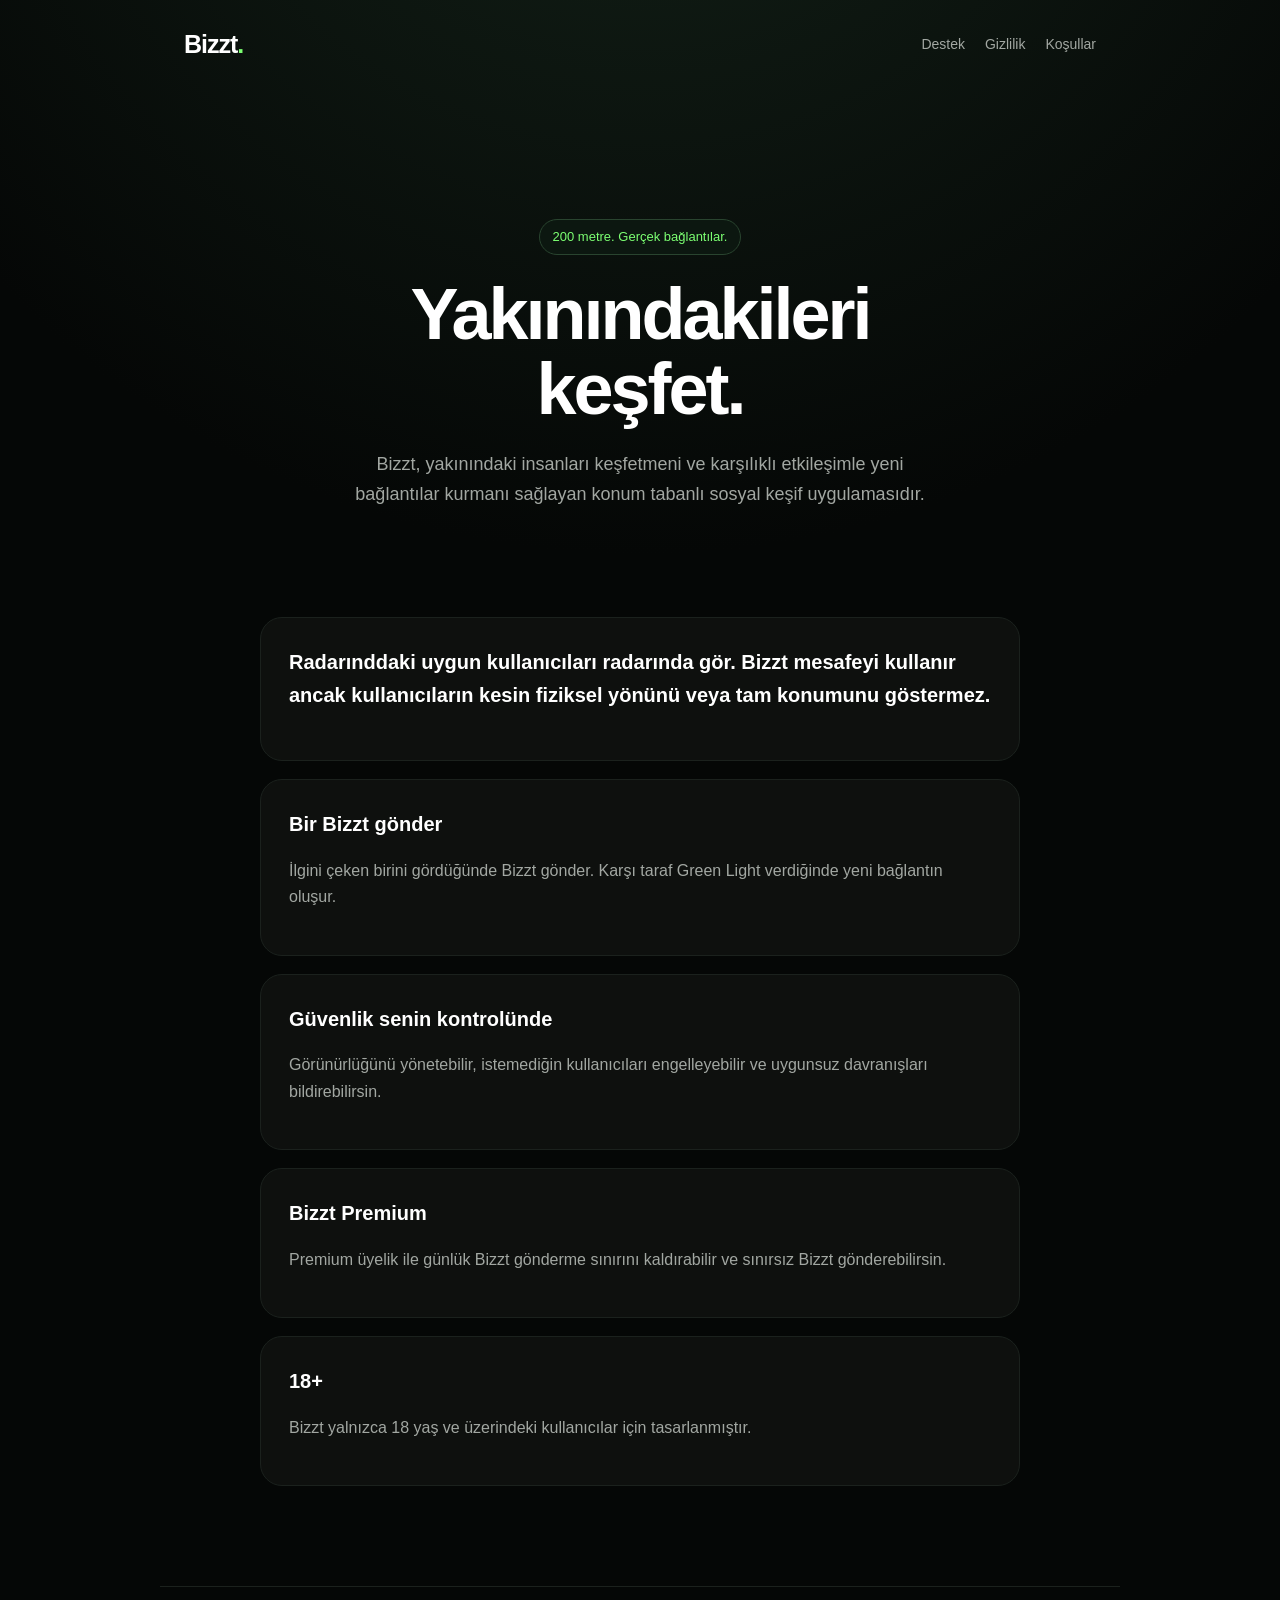
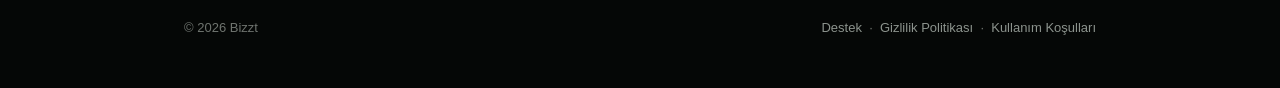
<file: index.html>
<!DOCTYPE html>
<html lang="tr">
<head>
  <meta charset="UTF-8">
  <meta name="viewport" content="width=device-width, initial-scale=1.0">
  <meta name="description" content="Bizzt - Yakınındaki insanları keşfet ve yeni bağlantılar kur.">
  <title>Bizzt | Yakınındakilerle Tanış</title>
  <link rel="stylesheet" href="style.css">
</head>

<body>

<nav>
  <a class="logo" href="index.html">Bizzt<span>.</span></a>

  <div class="nav-links">
    <a href="support.html">Destek</a>
    <a href="privacy.html">Gizlilik</a>
    <a href="terms.html">Koşullar</a>
  </div>
</nav>

<main>
  <section class="hero">
    <div class="badge">200 metre. Gerçek bağlantılar.</div>

    <h1>
      Yakınındakileri<br>
      keşfet.
    </h1>

    <p>
      Bizzt, yakınındaki insanları keşfetmeni ve
      karşılıklı etkileşimle yeni bağlantılar kurmanı
      sağlayan konum tabanlı sosyal keşif uygulamasıdır.
    </p>
  </section>

  <section class="card">
    <h2>Radarınddaki uygun kullanıcıları radarında gör.
      Bizzt mesafeyi kullanır ancak kullanıcıların kesin
      fiziksel yönünü veya tam konumunu göstermez.
    </p>
  </section>

  <section class="card">
    <h2>Bir Bizzt gönder</h2>
    <p>
      İlgini çeken birini gördüğünde Bizzt gönder.
      Karşı taraf Green Light verdiğinde yeni bağlantın
      oluşur.
    </p>
  </section>

  <section class="card">
    <h2>Güvenlik senin kontrolünde</h2>
    <p>
      Görünürlüğünü yönetebilir, istemediğin kullanıcıları
      engelleyebilir ve uygunsuz davranışları
      bildirebilirsin.
    </p>
  </section>

  <section class="card">
    <h2>Bizzt Premium</h2>
    <p>
      Premium üyelik ile günlük Bizzt gönderme sınırını
      kaldırabilir ve sınırsız Bizzt gönderebilirsin.
    </p>
  </section>

  <section class="card">
    <h2>18+</h2>
    <p>
      Bizzt yalnızca 18 yaş ve üzerindeki kullanıcılar
      için tasarlanmıştır.
    </p>
  </section>
</main>

<footer>
  <div>© 2026 Bizzt</div>

  <div>
    <a href="support.html">Destek</a>
    &nbsp;·&nbsp;
    <a href="privacy.html">Gizlilik Politikası</a>
    &nbsp;·&nbsp;
    <a href="terms.html">Kullanım Koşulları</a>
  </div>
</footer>

</body>
</html>
</file>
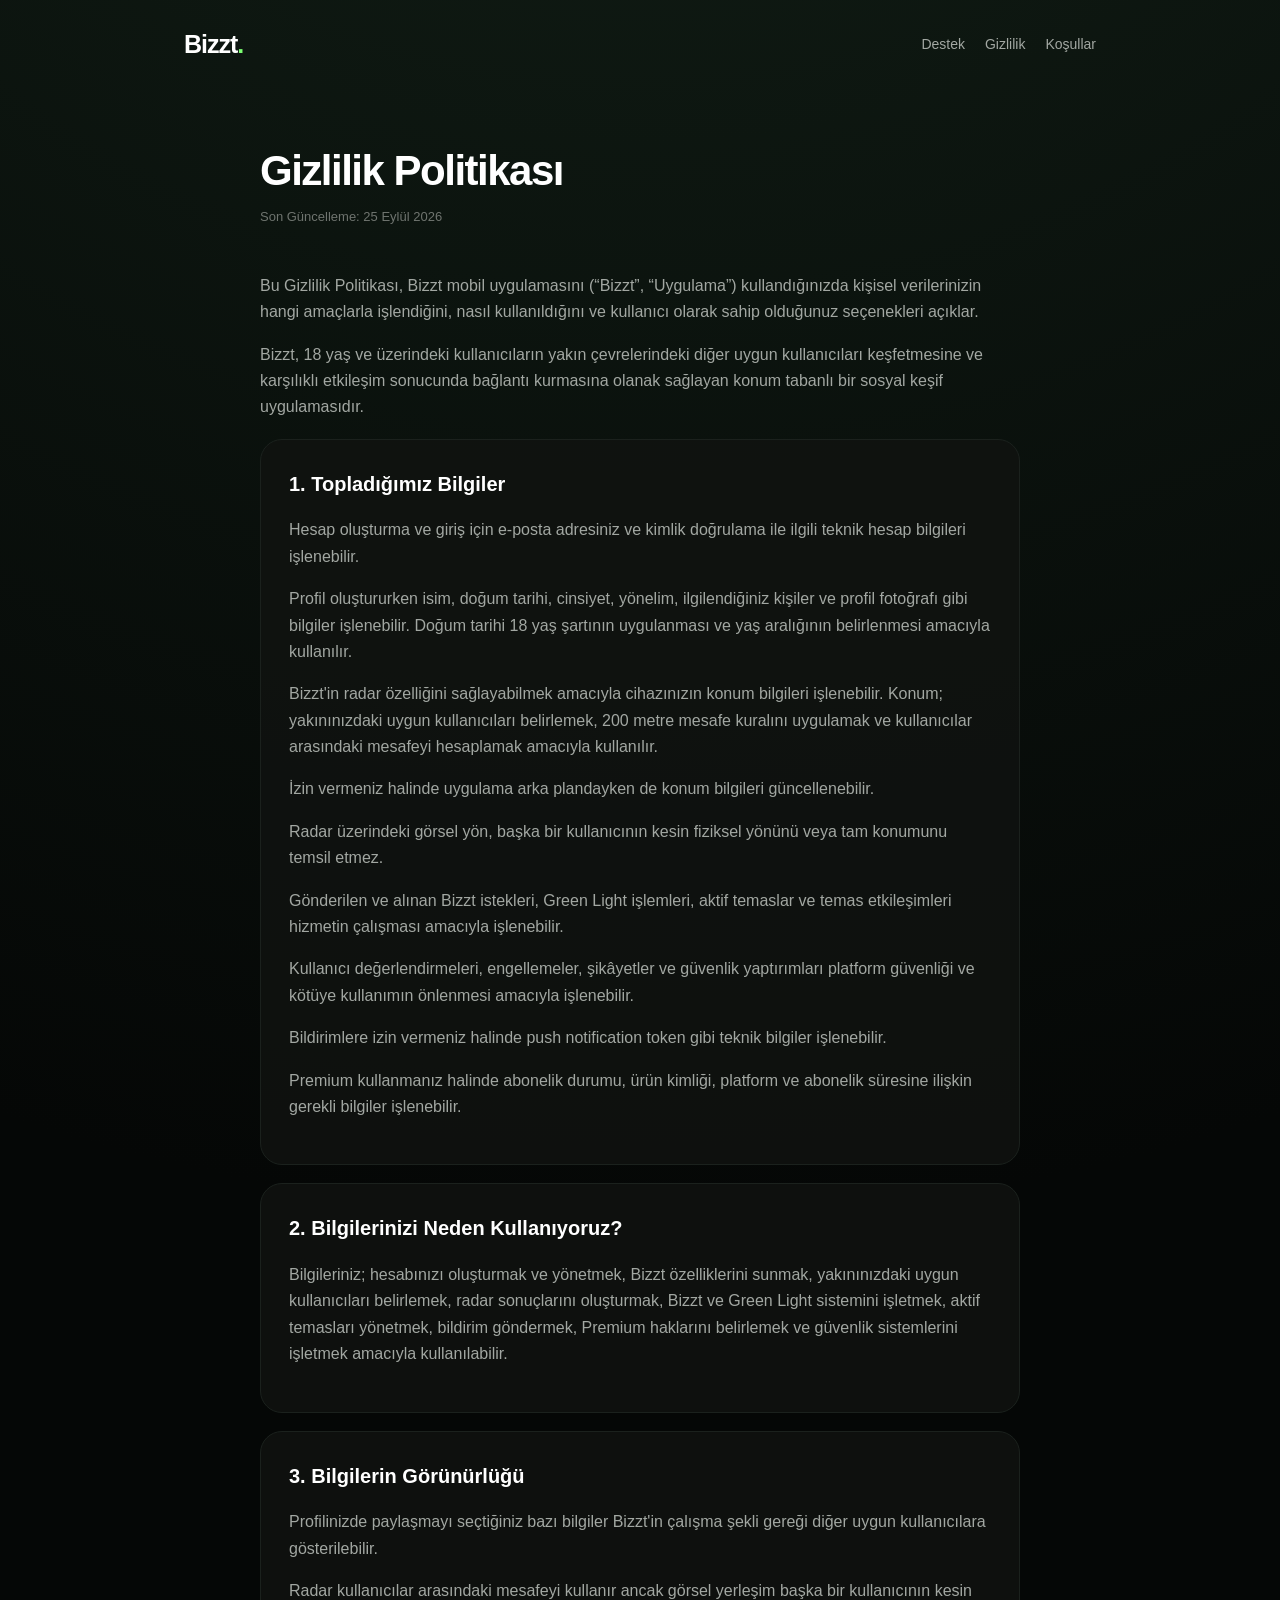
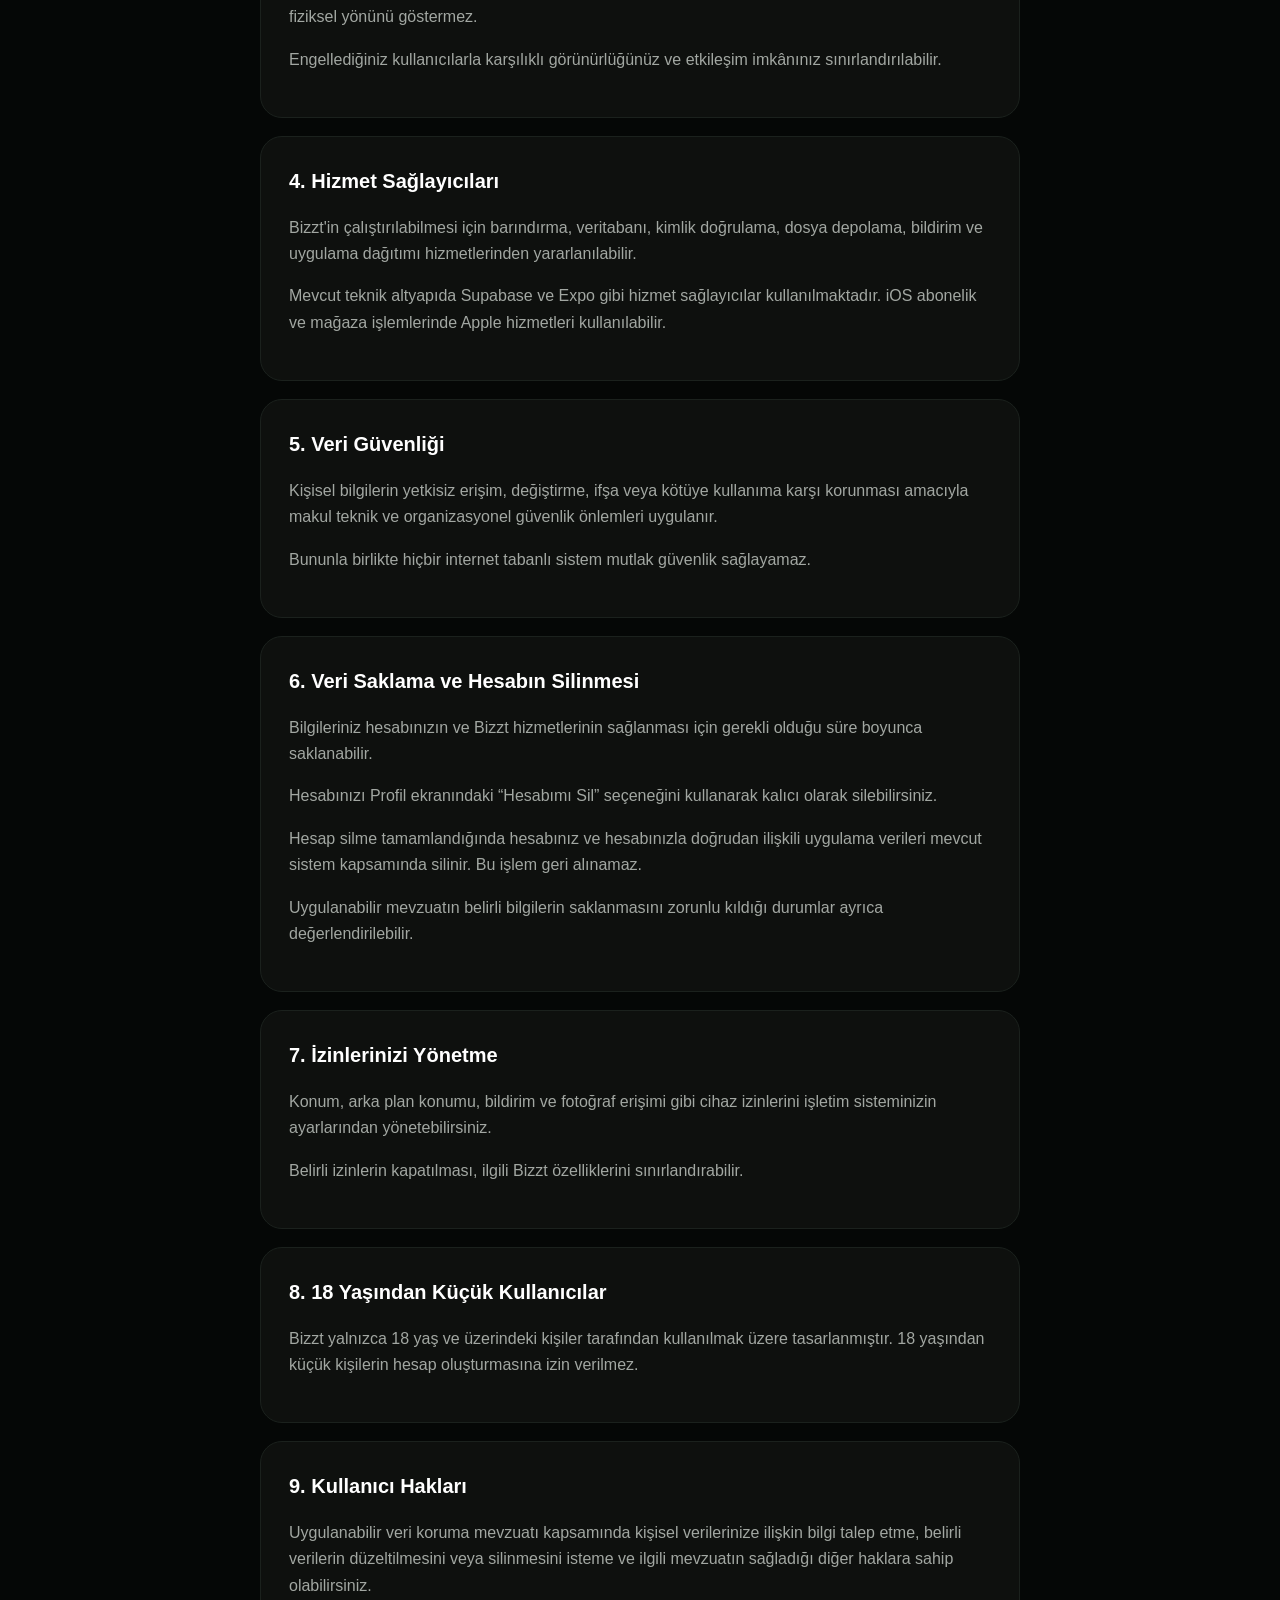
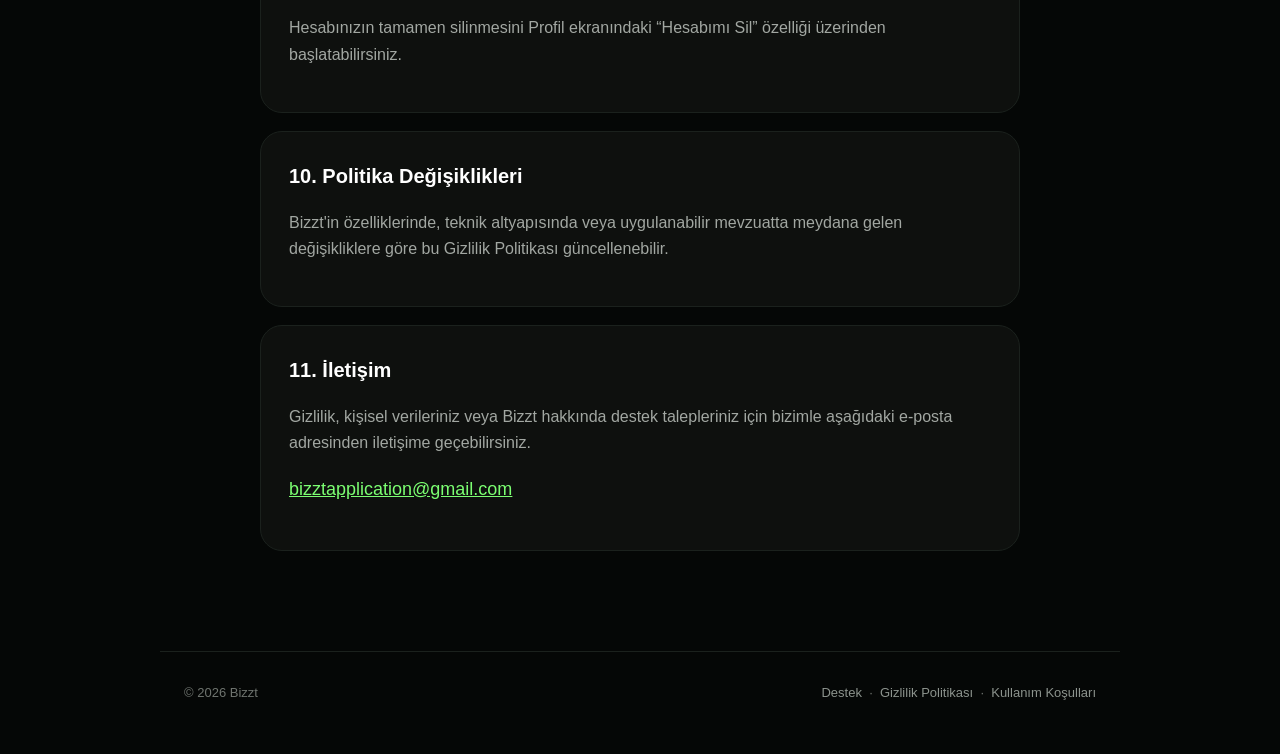
<file: privacy.html>
<!DOCTYPE html>
<html lang="tr">

<head>
    <meta charset="UTF-8">
    <meta name="viewport" content="width=device-width, initial-scale=1.0">
    <meta name="description" content="Bizzt Gizlilik Politikası">
    <title>Gizlilik Politikası | Bizzt</title>
    <link rel="stylesheet" href="style.css">
</head>

<body>

    <nav>
        <a class="logo" href="index.html">Bizzt<span>.</span></a>

        <div class="nav-links">
            <a href="support.html">Destek</a>
            <a href="privacy.html">Gizlilik</a>
            <a href="terms.html">Koşullar</a>
        </div>
    </nav>

    <main>

        <h1 class="page-title">Gizlilik Politikası</h1>
        <p class="updated">Son Güncelleme: 25 Eylül 2026</p>

        <p>
            Bu Gizlilik Politikası, Bizzt mobil uygulamasını (“Bizzt”,
            “Uygulama”) kullandığınızda kişisel verilerinizin hangi
            amaçlarla işlendiğini, nasıl kullanıldığını ve kullanıcı
            olarak sahip olduğunuz seçenekleri açıklar.
        </p>

        <p>
            Bizzt, 18 yaş ve üzerindeki kullanıcıların yakın
            çevrelerindeki diğer uygun kullanıcıları keşfetmesine ve
            karşılıklı etkileşim sonucunda bağlantı kurmasına olanak
            sağlayan konum tabanlı bir sosyal keşif uygulamasıdır.
        </p>

        <section class="card">
            <h2>1. Topladığımız Bilgiler</h2>

            <p>
                Hesap oluşturma ve giriş için e-posta adresiniz ve kimlik
                doğrulama ile ilgili teknik hesap bilgileri işlenebilir.
            </p>

            <p>
                Profil oluştururken isim, doğum tarihi, cinsiyet,
                yönelim, ilgilendiğiniz kişiler ve profil fotoğrafı gibi
                bilgiler işlenebilir. Doğum tarihi 18 yaş şartının
                uygulanması ve yaş aralığının belirlenmesi amacıyla
                kullanılır.
            </p>

            <p>
                Bizzt'in radar özelliğini sağlayabilmek amacıyla
                cihazınızın konum bilgileri işlenebilir. Konum;
                yakınınızdaki uygun kullanıcıları belirlemek, 200 metre
                mesafe kuralını uygulamak ve kullanıcılar arasındaki
                mesafeyi hesaplamak amacıyla kullanılır.
            </p>

            <p>
                İzin vermeniz halinde uygulama arka plandayken de konum
                bilgileri güncellenebilir.
            </p>

            <p>
                Radar üzerindeki görsel yön, başka bir kullanıcının kesin
                fiziksel yönünü veya tam konumunu temsil etmez.
            </p>

            <p>
                Gönderilen ve alınan Bizzt istekleri, Green Light
                işlemleri, aktif temaslar ve temas etkileşimleri hizmetin
                çalışması amacıyla işlenebilir.
            </p>

            <p>
                Kullanıcı değerlendirmeleri, engellemeler, şikâyetler ve
                güvenlik yaptırımları platform güvenliği ve kötüye
                kullanımın önlenmesi amacıyla işlenebilir.
            </p>

            <p>
                Bildirimlere izin vermeniz halinde push notification
                token gibi teknik bilgiler işlenebilir.
            </p>

            <p>
                Premium kullanmanız halinde abonelik durumu, ürün
                kimliği, platform ve abonelik süresine ilişkin gerekli
                bilgiler işlenebilir.
            </p>
        </section>

        <section class="card">
            <h2>2. Bilgilerinizi Neden Kullanıyoruz?</h2>

            <p>
                Bilgileriniz; hesabınızı oluşturmak ve yönetmek, Bizzt
                özelliklerini sunmak, yakınınızdaki uygun kullanıcıları
                belirlemek, radar sonuçlarını oluşturmak, Bizzt ve Green
                Light sistemini işletmek, aktif temasları yönetmek,
                bildirim göndermek, Premium haklarını belirlemek ve
                güvenlik sistemlerini işletmek amacıyla kullanılabilir.
            </p>
        </section>

        <section class="card">
            <h2>3. Bilgilerin Görünürlüğü</h2>

            <p>
                Profilinizde paylaşmayı seçtiğiniz bazı bilgiler Bizzt'in
                çalışma şekli gereği diğer uygun kullanıcılara
                gösterilebilir.
            </p>

            <p>
                Radar kullanıcılar arasındaki mesafeyi kullanır ancak
                görsel yerleşim başka bir kullanıcının kesin fiziksel
                yönünü göstermez.
            </p>

            <p>
                Engellediğiniz kullanıcılarla karşılıklı görünürlüğünüz
                ve etkileşim imkânınız sınırlandırılabilir.
            </p>
        </section>

        <section class="card">
            <h2>4. Hizmet Sağlayıcıları</h2>

            <p>
                Bizzt'in çalıştırılabilmesi için barındırma, veritabanı,
                kimlik doğrulama, dosya depolama, bildirim ve uygulama
                dağıtımı hizmetlerinden yararlanılabilir.
            </p>

            <p>
                Mevcut teknik altyapıda Supabase ve Expo gibi hizmet
                sağlayıcılar kullanılmaktadır. iOS abonelik ve mağaza
                işlemlerinde Apple hizmetleri kullanılabilir.
            </p>
        </section>

        <section class="card">
            <h2>5. Veri Güvenliği</h2>

            <p>
                Kişisel bilgilerin yetkisiz erişim, değiştirme, ifşa
                veya kötüye kullanıma karşı korunması amacıyla makul
                teknik ve organizasyonel güvenlik önlemleri uygulanır.
            </p>

            <p>
                Bununla birlikte hiçbir internet tabanlı sistem mutlak
                güvenlik sağlayamaz.
            </p>
        </section>

        <section class="card">
            <h2>6. Veri Saklama ve Hesabın Silinmesi</h2>

            <p>
                Bilgileriniz hesabınızın ve Bizzt hizmetlerinin
                sağlanması için gerekli olduğu süre boyunca saklanabilir.
            </p>

            <p>
                Hesabınızı Profil ekranındaki “Hesabımı Sil” seçeneğini
                kullanarak kalıcı olarak silebilirsiniz.
            </p>

            <p>
                Hesap silme tamamlandığında hesabınız ve hesabınızla
                doğrudan ilişkili uygulama verileri mevcut sistem
                kapsamında silinir. Bu işlem geri alınamaz.
            </p>

            <p>
                Uygulanabilir mevzuatın belirli bilgilerin saklanmasını
                zorunlu kıldığı durumlar ayrıca değerlendirilebilir.
            </p>
        </section>

        <section class="card">
            <h2>7. İzinlerinizi Yönetme</h2>

            <p>
                Konum, arka plan konumu, bildirim ve fotoğraf erişimi
                gibi cihaz izinlerini işletim sisteminizin ayarlarından
                yönetebilirsiniz.
            </p>

            <p>
                Belirli izinlerin kapatılması, ilgili Bizzt
                özelliklerini sınırlandırabilir.
            </p>
        </section>

        <section class="card">
            <h2>8. 18 Yaşından Küçük Kullanıcılar</h2>

            <p>
                Bizzt yalnızca 18 yaş ve üzerindeki kişiler tarafından
                kullanılmak üzere tasarlanmıştır. 18 yaşından küçük
                kişilerin hesap oluşturmasına izin verilmez.
            </p>
        </section>

        <section class="card">
            <h2>9. Kullanıcı Hakları</h2>

            <p>
                Uygulanabilir veri koruma mevzuatı kapsamında kişisel
                verilerinize ilişkin bilgi talep etme, belirli verilerin
                düzeltilmesini veya silinmesini isteme ve ilgili
                mevzuatın sağladığı diğer haklara sahip olabilirsiniz.
            </p>

            <p>
                Hesabınızın tamamen silinmesini Profil ekranındaki
                “Hesabımı Sil” özelliği üzerinden başlatabilirsiniz.
            </p>
        </section>

        <section class="card">
            <h2>10. Politika Değişiklikleri</h2>

            <p>
                Bizzt'in özelliklerinde, teknik altyapısında veya
                uygulanabilir mevzuatta meydana gelen değişikliklere göre
                bu Gizlilik Politikası güncellenebilir.
            </p>
        </section>

        <section class="card">
            <h2>11. İletişim</h2>

            <p>
                Gizlilik, kişisel verileriniz veya Bizzt hakkında destek
                talepleriniz için bizimle aşağıdaki e-posta adresinden
                iletişime geçebilirsiniz.
            </p>

            <p class="contact">
                <a href="mailto:bizztapplication@gmail.com">
                    bizztapplication@gmail.com
                </a>
            </p>
        </section>

    </main>

    <footer>
        <div>© 2026 Bizzt</div>

        <div>
            <a href="support.html">Destek</a>
            &nbsp;·&nbsp;
            <a href="privacy.html">Gizlilik Politikası</a>
            &nbsp;·&nbsp;
            <a href="terms.html">Kullanım Koşulları</a>
        </div>
    </footer>

</body>

</html>
</file>
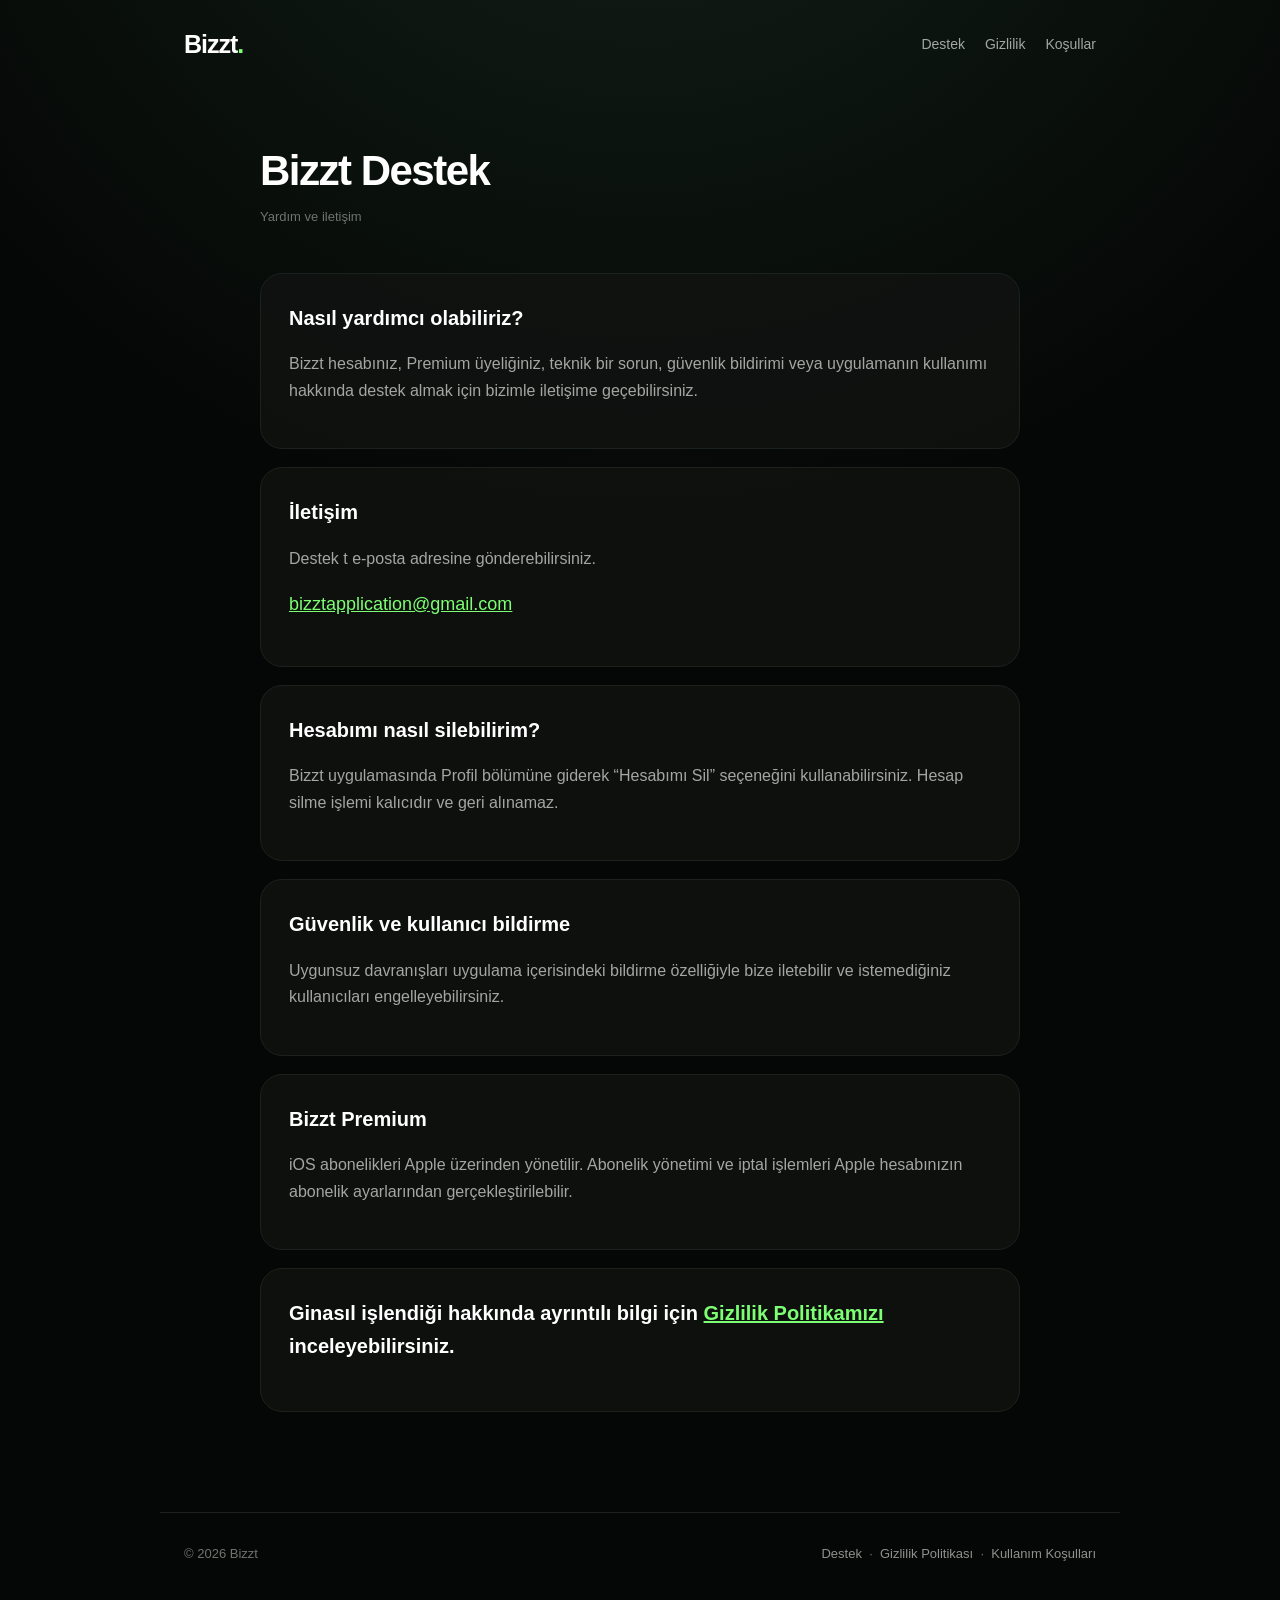
<file: support.html>
<!DOCTYPE html>
<html lang="tr">
<head>
  <meta charset="UTF-8">
  <meta name="viewport" content="width=device-width, initial-scale=1.0">
  <meta name="description" content="Bizzt destek ve iletişim sayfası.">
  <title>Destek | Bizzt</title>
  <link rel="stylesheet" href="style.css">
</head>

<body>

<nav>
  <a class="logo" href="index.html">Bizzt<span>.</span></a>

  <div class="nav-links">
    <a href="support.html">Destek</a>
    <a href="privacy.html">Gizlilik</a>
    <a href="terms.html">Koşullar</a>
  </div>
</nav>

<main>
  <h1 class="page-title">Bizzt Destek</h1>
  <p class="updated">Yardım ve iletişim</p>

  <section class="card">
    <h2>Nasıl yardımcı olabiliriz?</h2>
    <p>
      Bizzt hesabınız, Premium üyeliğiniz, teknik bir sorun,
      güvenlik bildirimi veya uygulamanın kullanımı hakkında
      destek almak için bizimle iletişime geçebilirsiniz.
    </p>
  </section>

  <section class="card">
    <h2>İletişim</h2>
    <p>
      Destek t e-posta adresine
      gönderebilirsiniz.
    </p>

    <p class="contact">
      <a href="mailto:bizztapplication@gmail.com">
        bizztapplication@gmail.com
      </a>
    </p>
  </section>

  <section class="card">
    <h2>Hesabımı nasıl silebilirim?</h2>
    <p>
      Bizzt uygulamasında Profil bölümüne giderek
      “Hesabımı Sil” seçeneğini kullanabilirsiniz.
      Hesap silme işlemi kalıcıdır ve geri alınamaz.
    </p>
  </section>

  <section class="card">
    <h2>Güvenlik ve kullanıcı bildirme</h2>
    <p>
      Uygunsuz davranışları uygulama içerisindeki bildirme
      özelliğiyle bize iletebilir ve istemediğiniz
      kullanıcıları engelleyebilirsiniz.
    </p>
  </section>

  <section class="card">
    <h2>Bizzt Premium</h2>
    <p>
      iOS abonelikleri Apple üzerinden yönetilir.
      Abonelik yönetimi ve iptal işlemleri Apple hesabınızın
      abonelik ayarlarından gerçekleştirilebilir.
    </p>
  </section>

  <section class="card">
    <h2>Ginasıl işlendiği hakkında ayrıntılı
      bilgi için
      <a href="privacy.html">Gizlilik Politikamızı</a>
      inceleyebilirsiniz.
    </p>
  </section>
</main>

<footer>
  <div>© 2026 Bizzt</div>

  <div>
    <a href="support.html">Destek</a>
    &nbsp;·&nbsp;
    <a href="privacy.html">Gizlilik Politikası</a>
    &nbsp;·&nbsp;
    <a href="terms.html">Kullanım Koşulları</a>
  </div>
</footer>

</body>
</html>
</file>
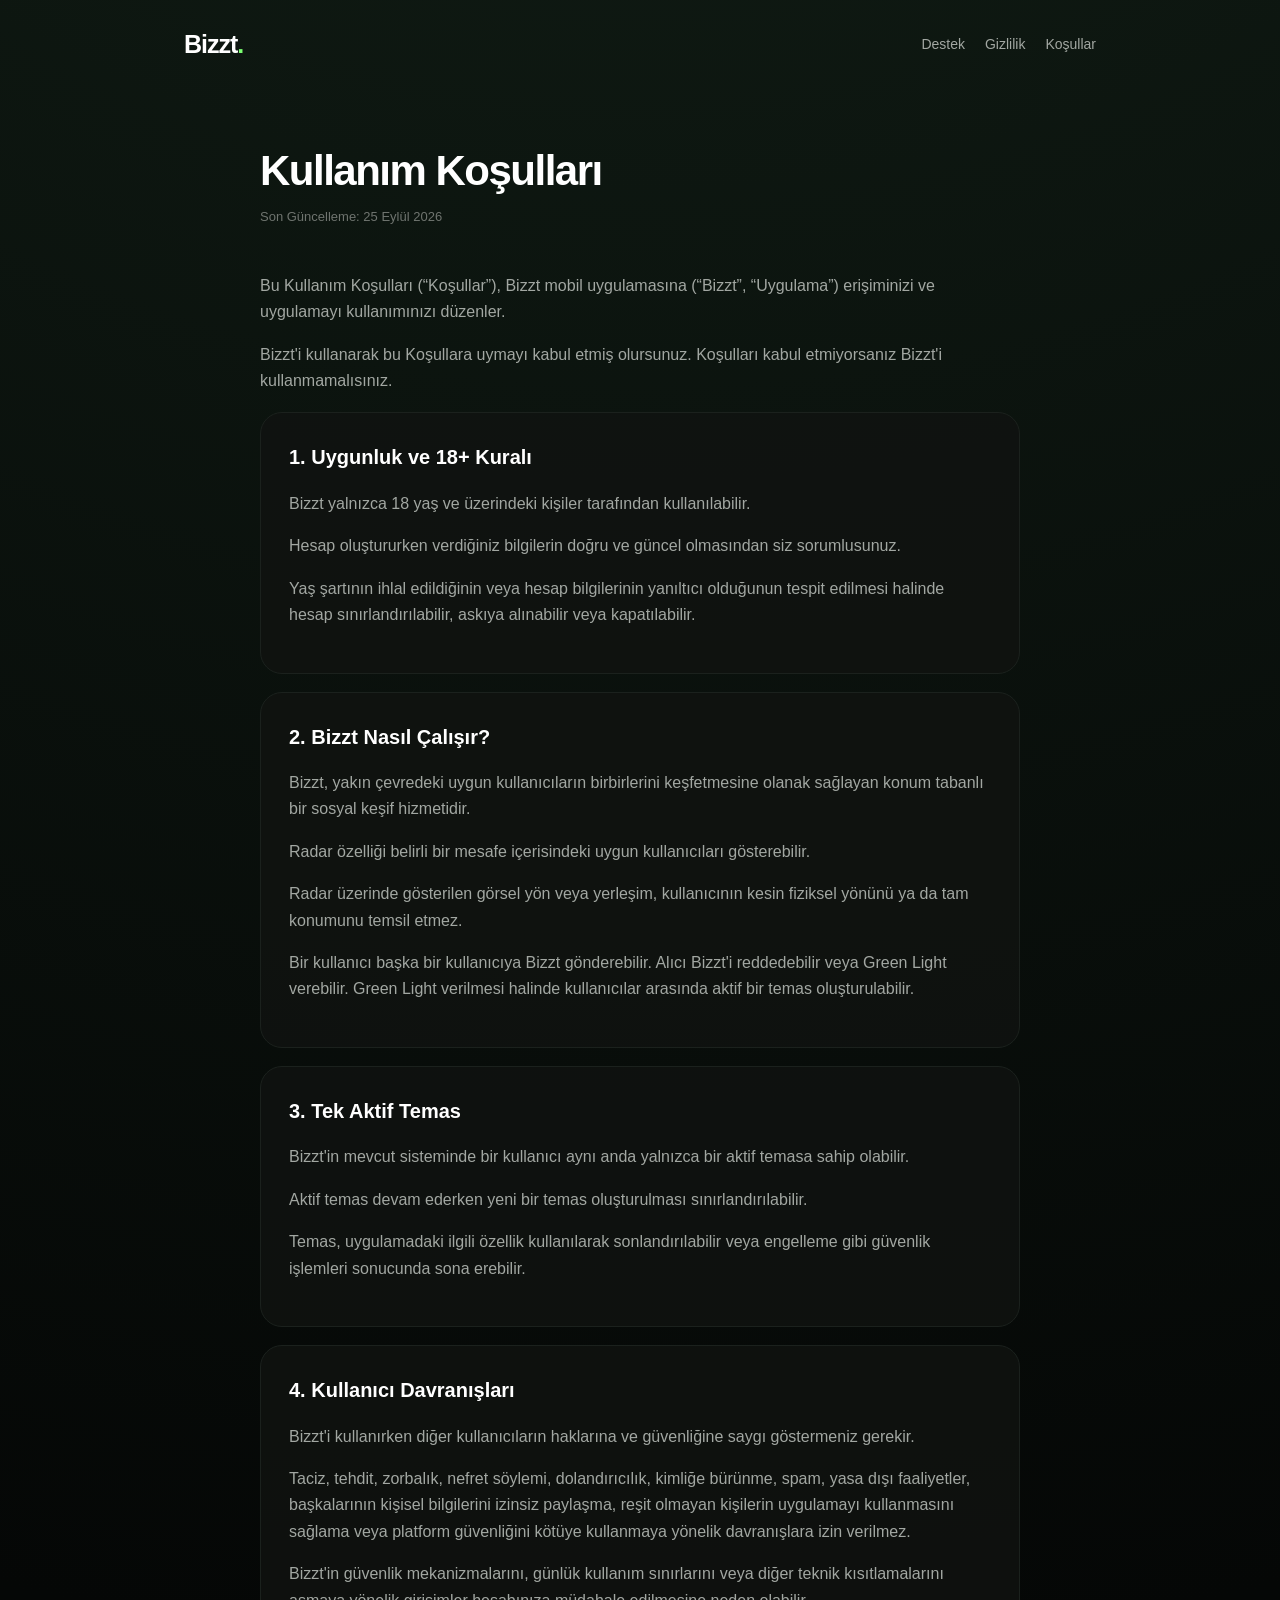
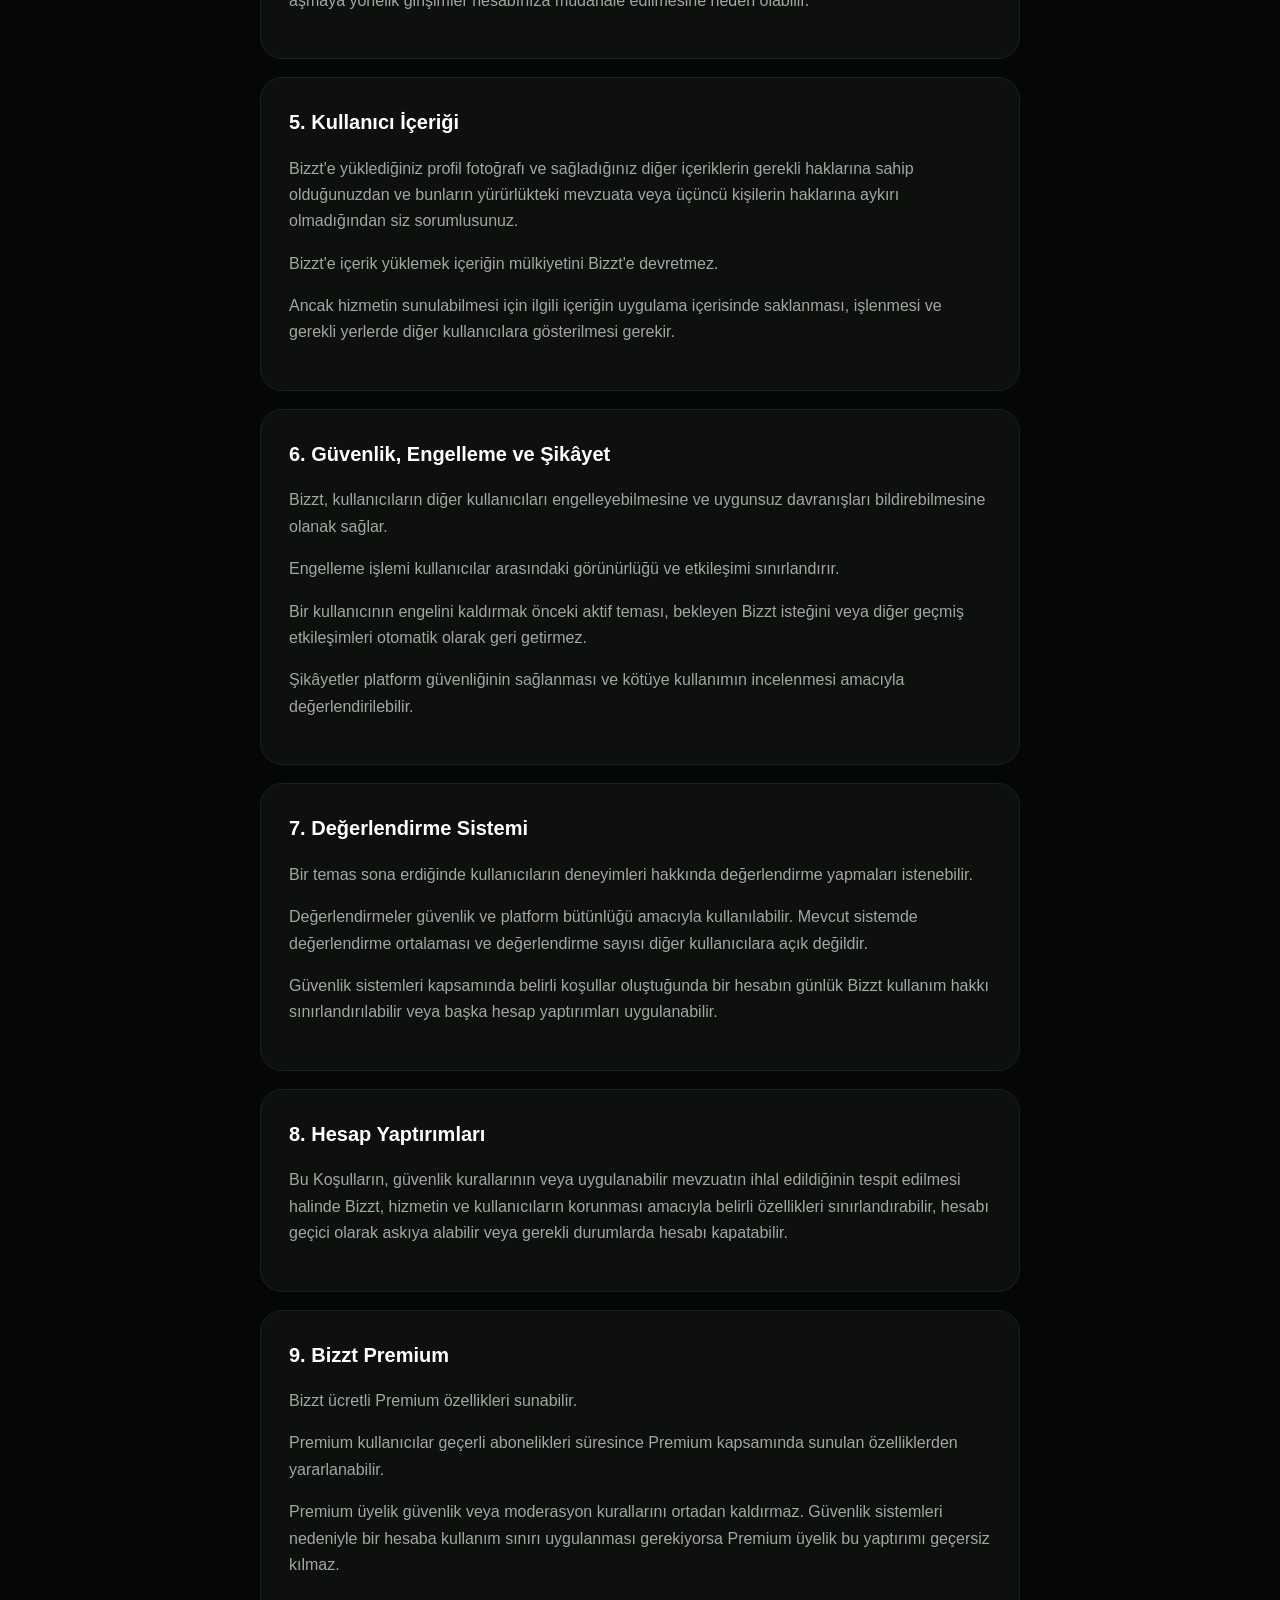
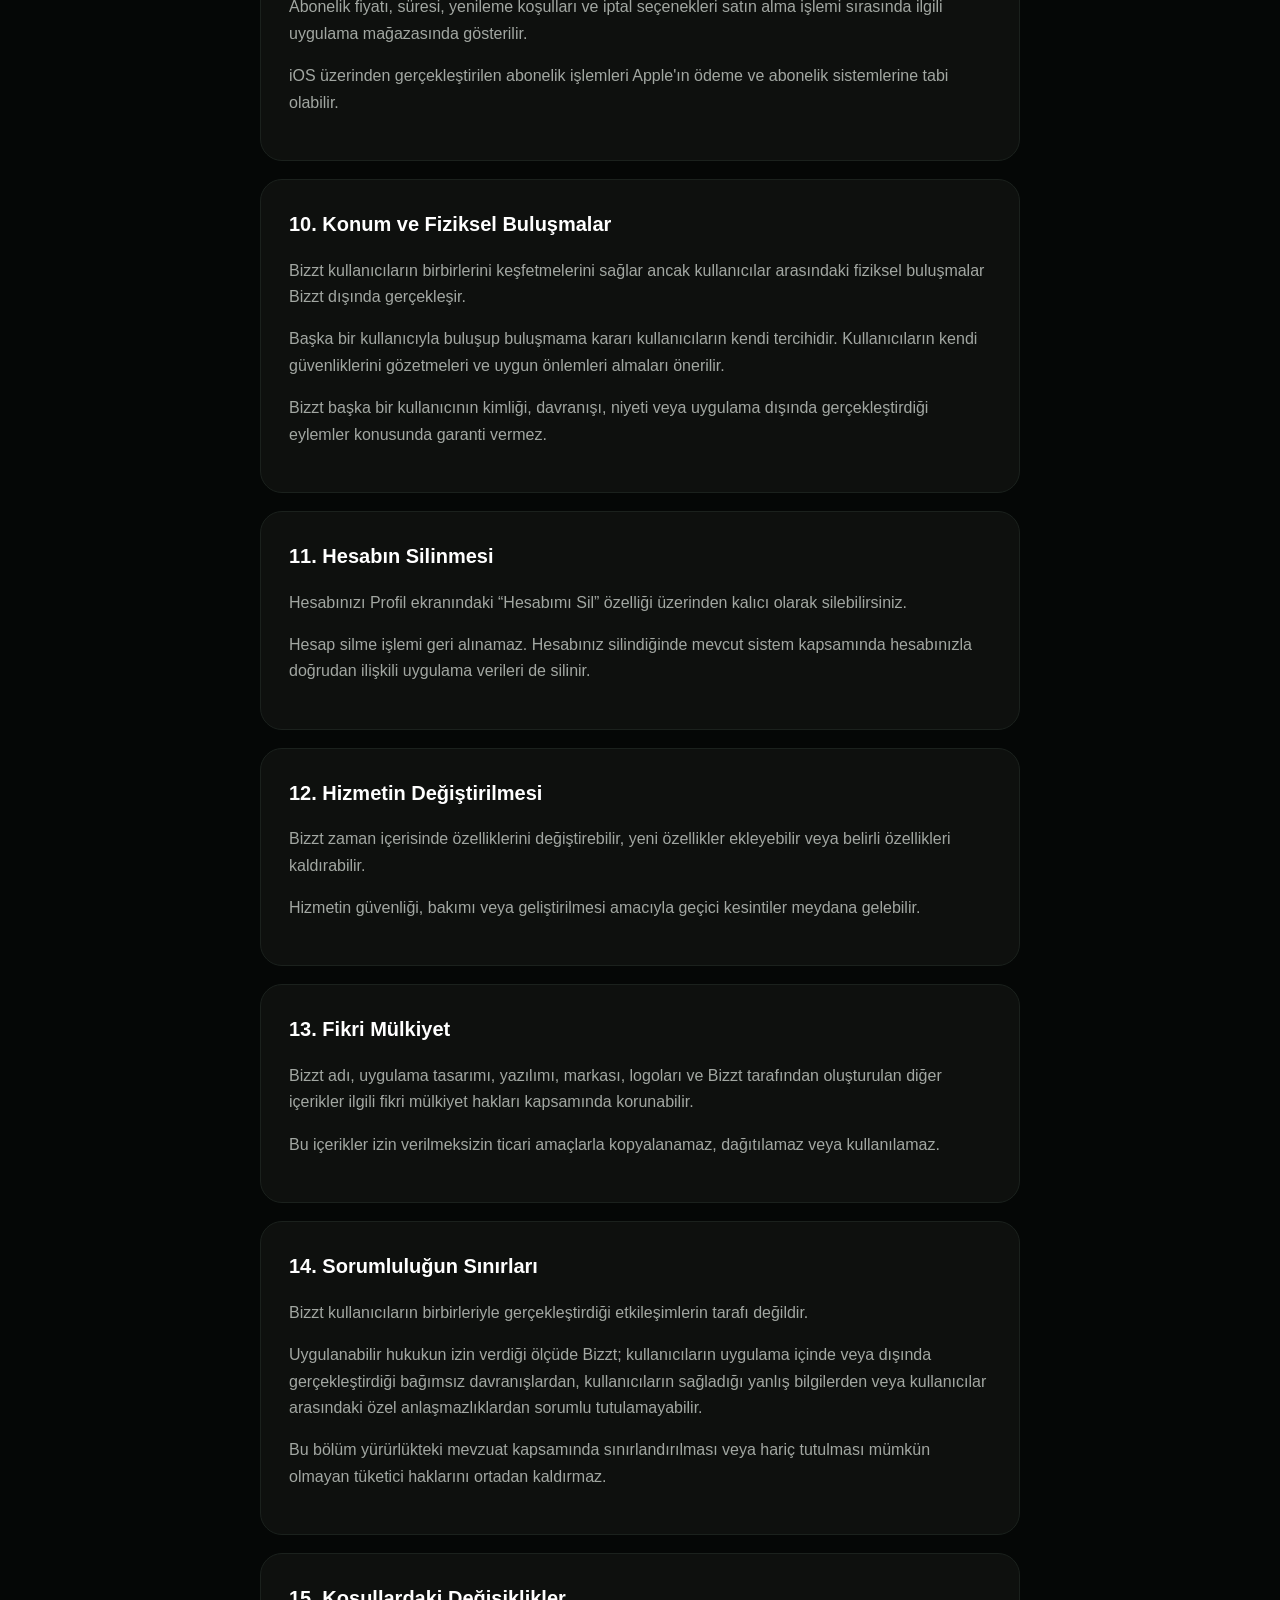
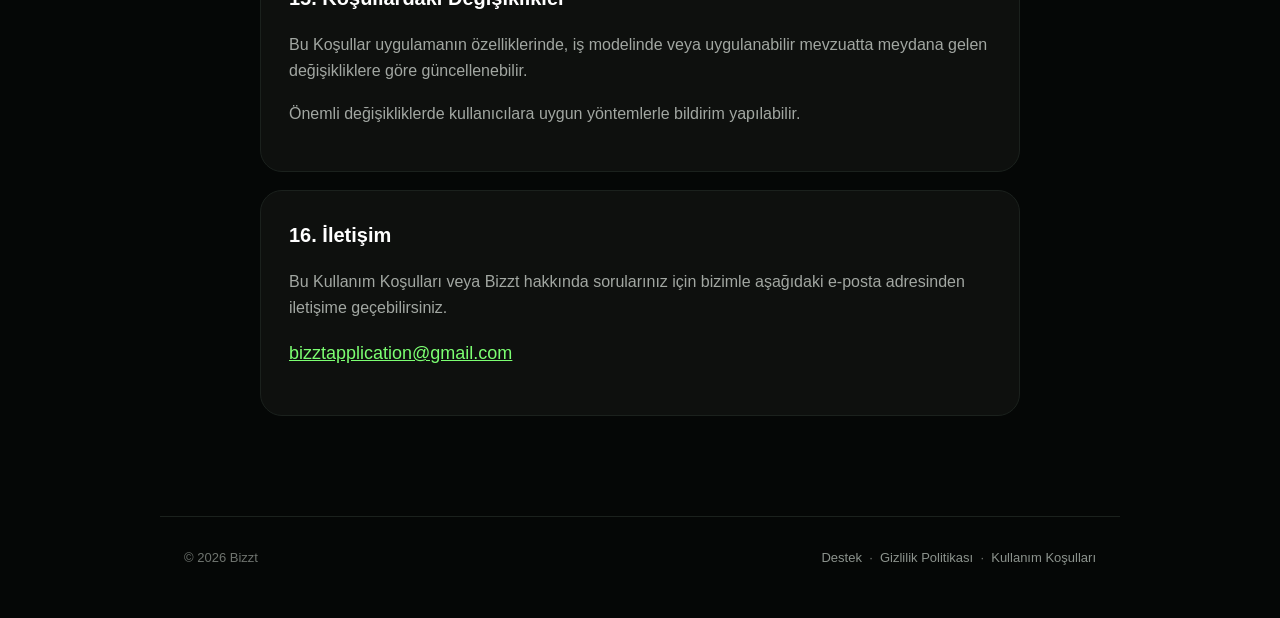
<file: terms.html>
<!DOCTYPE html>
<html lang="tr">

<head>
    <meta charset="UTF-8">
    <meta name="viewport" content="width=device-width, initial-scale=1.0">
    <meta name="description" content="Bizzt Kullanım Koşulları">
    <title>Kullanım Koşulları | Bizzt</title>
    <link rel="stylesheet" href="style.css">
</head>

<body>

    <nav>
        <a class="logo" href="index.html">Bizzt<span>.</span></a>

        <div class="nav-links">
            <a href="support.html">Destek</a>
            <a href="privacy.html">Gizlilik</a>
            <a href="terms.html">Koşullar</a>
        </div>
    </nav>

    <main>

        <h1 class="page-title">Kullanım Koşulları</h1>
        <p class="updated">Son Güncelleme: 25 Eylül 2026</p>

        <p>
            Bu Kullanım Koşulları (“Koşullar”), Bizzt mobil uygulamasına
            (“Bizzt”, “Uygulama”) erişiminizi ve uygulamayı kullanımınızı
            düzenler.
        </p>

        <p>
            Bizzt'i kullanarak bu Koşullara uymayı kabul etmiş olursunuz.
            Koşulları kabul etmiyorsanız Bizzt'i kullanmamalısınız.
        </p>

        <section class="card">
            <h2>1. Uygunluk ve 18+ Kuralı</h2>
            <p>
                Bizzt yalnızca 18 yaş ve üzerindeki kişiler tarafından
                kullanılabilir.
            </p>
            <p>
                Hesap oluştururken verdiğiniz bilgilerin doğru ve güncel
                olmasından siz sorumlusunuz.
            </p>
            <p>
                Yaş şartının ihlal edildiğinin veya hesap bilgilerinin
                yanıltıcı olduğunun tespit edilmesi halinde hesap
                sınırlandırılabilir, askıya alınabilir veya kapatılabilir.
            </p>
        </section>

        <section class="card">
            <h2>2. Bizzt Nasıl Çalışır?</h2>
            <p>
                Bizzt, yakın çevredeki uygun kullanıcıların birbirlerini
                keşfetmesine olanak sağlayan konum tabanlı bir sosyal keşif
                hizmetidir.
            </p>
            <p>
                Radar özelliği belirli bir mesafe içerisindeki uygun
                kullanıcıları gösterebilir.
            </p>
            <p>
                Radar üzerinde gösterilen görsel yön veya yerleşim,
                kullanıcının kesin fiziksel yönünü ya da tam konumunu
                temsil etmez.
            </p>
            <p>
                Bir kullanıcı başka bir kullanıcıya Bizzt gönderebilir.
                Alıcı Bizzt'i reddedebilir veya Green Light verebilir.
                Green Light verilmesi halinde kullanıcılar arasında aktif
                bir temas oluşturulabilir.
            </p>
        </section>

        <section class="card">
            <h2>3. Tek Aktif Temas</h2>
            <p>
                Bizzt'in mevcut sisteminde bir kullanıcı aynı anda yalnızca
                bir aktif temasa sahip olabilir.
            </p>
            <p>
                Aktif temas devam ederken yeni bir temas oluşturulması
                sınırlandırılabilir.
            </p>
            <p>
                Temas, uygulamadaki ilgili özellik kullanılarak
                sonlandırılabilir veya engelleme gibi güvenlik işlemleri
                sonucunda sona erebilir.
            </p>
        </section>

        <section class="card">
            <h2>4. Kullanıcı Davranışları</h2>
            <p>
                Bizzt'i kullanırken diğer kullanıcıların haklarına ve
                güvenliğine saygı göstermeniz gerekir.
            </p>
            <p>
                Taciz, tehdit, zorbalık, nefret söylemi, dolandırıcılık,
                kimliğe bürünme, spam, yasa dışı faaliyetler, başkalarının
                kişisel bilgilerini izinsiz paylaşma, reşit olmayan
                kişilerin uygulamayı kullanmasını sağlama veya platform
                güvenliğini kötüye kullanmaya yönelik davranışlara izin
                verilmez.
            </p>
            <p>
                Bizzt'in güvenlik mekanizmalarını, günlük kullanım
                sınırlarını veya diğer teknik kısıtlamalarını aşmaya
                yönelik girişimler hesabınıza müdahale edilmesine neden
                olabilir.
            </p>
        </section>

        <section class="card">
            <h2>5. Kullanıcı İçeriği</h2>
            <p>
                Bizzt'e yüklediğiniz profil fotoğrafı ve sağladığınız diğer
                içeriklerin gerekli haklarına sahip olduğunuzdan ve bunların
                yürürlükteki mevzuata veya üçüncü kişilerin haklarına aykırı
                olmadığından siz sorumlusunuz.
            </p>
            <p>
                Bizzt'e içerik yüklemek içeriğin mülkiyetini Bizzt'e
                devretmez.
            </p>
            <p>
                Ancak hizmetin sunulabilmesi için ilgili içeriğin uygulama
                içerisinde saklanması, işlenmesi ve gerekli yerlerde diğer
                kullanıcılara gösterilmesi gerekir.
            </p>
        </section>

        <section class="card">
            <h2>6. Güvenlik, Engelleme ve Şikâyet</h2>
            <p>
                Bizzt, kullanıcıların diğer kullanıcıları engelleyebilmesine
                ve uygunsuz davranışları bildirebilmesine olanak sağlar.
            </p>
            <p>
                Engelleme işlemi kullanıcılar arasındaki görünürlüğü ve
                etkileşimi sınırlandırır.
            </p>
            <p>
                Bir kullanıcının engelini kaldırmak önceki aktif teması,
                bekleyen Bizzt isteğini veya diğer geçmiş etkileşimleri
                otomatik olarak geri getirmez.
            </p>
            <p>
                Şikâyetler platform güvenliğinin sağlanması ve kötüye
                kullanımın incelenmesi amacıyla değerlendirilebilir.
            </p>
        </section>

        <section class="card">
            <h2>7. Değerlendirme Sistemi</h2>
            <p>
                Bir temas sona erdiğinde kullanıcıların deneyimleri hakkında
                değerlendirme yapmaları istenebilir.
            </p>
            <p>
                Değerlendirmeler güvenlik ve platform bütünlüğü amacıyla
                kullanılabilir. Mevcut sistemde değerlendirme ortalaması ve
                değerlendirme sayısı diğer kullanıcılara açık değildir.
            </p>
            <p>
                Güvenlik sistemleri kapsamında belirli koşullar oluştuğunda
                bir hesabın günlük Bizzt kullanım hakkı sınırlandırılabilir
                veya başka hesap yaptırımları uygulanabilir.
            </p>
        </section>

        <section class="card">
            <h2>8. Hesap Yaptırımları</h2>
            <p>
                Bu Koşulların, güvenlik kurallarının veya uygulanabilir
                mevzuatın ihlal edildiğinin tespit edilmesi halinde Bizzt,
                hizmetin ve kullanıcıların korunması amacıyla belirli
                özellikleri sınırlandırabilir, hesabı geçici olarak askıya
                alabilir veya gerekli durumlarda hesabı kapatabilir.
            </p>
        </section>

        <section class="card">
            <h2>9. Bizzt Premium</h2>
            <p>
                Bizzt ücretli Premium özellikleri sunabilir.
            </p>
            <p>
                Premium kullanıcılar geçerli abonelikleri süresince Premium
                kapsamında sunulan özelliklerden yararlanabilir.
            </p>
            <p>
                Premium üyelik güvenlik veya moderasyon kurallarını ortadan
                kaldırmaz. Güvenlik sistemleri nedeniyle bir hesaba kullanım
                sınırı uygulanması gerekiyorsa Premium üyelik bu yaptırımı
                geçersiz kılmaz.
            </p>
            <p>
                Abonelik fiyatı, süresi, yenileme koşulları ve iptal
                seçenekleri satın alma işlemi sırasında ilgili uygulama
                mağazasında gösterilir.
            </p>
            <p>
                iOS üzerinden gerçekleştirilen abonelik işlemleri Apple'ın
                ödeme ve abonelik sistemlerine tabi olabilir.
            </p>
        </section>

        <section class="card">
            <h2>10. Konum ve Fiziksel Buluşmalar</h2>
            <p>
                Bizzt kullanıcıların birbirlerini keşfetmelerini sağlar
                ancak kullanıcılar arasındaki fiziksel buluşmalar Bizzt
                dışında gerçekleşir.
            </p>
            <p>
                Başka bir kullanıcıyla buluşup buluşmama kararı
                kullanıcıların kendi tercihidir. Kullanıcıların kendi
                güvenliklerini gözetmeleri ve uygun önlemleri almaları
                önerilir.
            </p>
            <p>
                Bizzt başka bir kullanıcının kimliği, davranışı, niyeti veya
                uygulama dışında gerçekleştirdiği eylemler konusunda garanti
                vermez.
            </p>
        </section>

        <section class="card">
            <h2>11. Hesabın Silinmesi</h2>
            <p>
                Hesabınızı Profil ekranındaki “Hesabımı Sil” özelliği
                üzerinden kalıcı olarak silebilirsiniz.
            </p>
            <p>
                Hesap silme işlemi geri alınamaz. Hesabınız silindiğinde
                mevcut sistem kapsamında hesabınızla doğrudan ilişkili
                uygulama verileri de silinir.
            </p>
        </section>

        <section class="card">
            <h2>12. Hizmetin Değiştirilmesi</h2>
            <p>
                Bizzt zaman içerisinde özelliklerini değiştirebilir, yeni
                özellikler ekleyebilir veya belirli özellikleri kaldırabilir.
            </p>
            <p>
                Hizmetin güvenliği, bakımı veya geliştirilmesi amacıyla
                geçici kesintiler meydana gelebilir.
            </p>
        </section>

        <section class="card">
            <h2>13. Fikri Mülkiyet</h2>
            <p>
                Bizzt adı, uygulama tasarımı, yazılımı, markası, logoları ve
                Bizzt tarafından oluşturulan diğer içerikler ilgili fikri
                mülkiyet hakları kapsamında korunabilir.
            </p>
            <p>
                Bu içerikler izin verilmeksizin ticari amaçlarla
                kopyalanamaz, dağıtılamaz veya kullanılamaz.
            </p>
        </section>

        <section class="card">
            <h2>14. Sorumluluğun Sınırları</h2>
            <p>
                Bizzt kullanıcıların birbirleriyle gerçekleştirdiği
                etkileşimlerin tarafı değildir.
            </p>
            <p>
                Uygulanabilir hukukun izin verdiği ölçüde Bizzt;
                kullanıcıların uygulama içinde veya dışında gerçekleştirdiği
                bağımsız davranışlardan, kullanıcıların sağladığı yanlış
                bilgilerden veya kullanıcılar arasındaki özel
                anlaşmazlıklardan sorumlu tutulamayabilir.
            </p>
            <p>
                Bu bölüm yürürlükteki mevzuat kapsamında sınırlandırılması
                veya hariç tutulması mümkün olmayan tüketici haklarını
                ortadan kaldırmaz.
            </p>
        </section>

        <section class="card">
            <h2>15. Koşullardaki Değişiklikler</h2>
            <p>
                Bu Koşullar uygulamanın özelliklerinde, iş modelinde veya
                uygulanabilir mevzuatta meydana gelen değişikliklere göre
                güncellenebilir.
            </p>
            <p>
                Önemli değişikliklerde kullanıcılara uygun yöntemlerle
                bildirim yapılabilir.
            </p>
        </section>

        <section class="card">
            <h2>16. İletişim</h2>
            <p>
                Bu Kullanım Koşulları veya Bizzt hakkında sorularınız için
                bizimle aşağıdaki e-posta adresinden iletişime
                geçebilirsiniz.
            </p>

            <p class="contact">
                <a href="mailto:bizztapplication@gmail.com">
                    bizztapplication@gmail.com
                </a>
            </p>
        </section>

    </main>

    <footer>
        <div>© 2026 Bizzt</div>

        <div>
            <a href="support.html">Destek</a>
            &nbsp;·&nbsp;
            <a href="privacy.html">Gizlilik Politikası</a>
            &nbsp;·&nbsp;
            <a href="terms.html">Kullanım Koşulları</a>
        </div>
    </footer>

</body>

</html>
</file>
<file: style.css>
:root {
  --bg: #050706;
  --card: #101310;
  --border: #1b211d;
  --text: #ffffff;
  --muted: #a2a7a2;
  --green: #7cff72;
}

* {
  box-sizing: border-box;
}

html {
  scroll-behavior: smooth;
}

body {
  margin: 0;
  background:
    radial-gradient(circle at 50% -20%, #142319 0%, #050706 42%),
    #050706;
  color: var(--text);
  font-family: -apple-system, BlinkMacSystemFont, "Segoe UI", sans-serif;
  line-height: 1.65;
}

nav {
  max-width: 960px;
  margin: auto;
  padding: 24px;
  display: flex;
  align-items: center;
  justify-content: space-between;
}

.logo {
  color: var(--text);
  font-size: 25px;
  font-weight: 800;
  text-decoration: none;
  letter-spacing: -1px;
}

.logo span {
  color: var(--green);
}

.nav-links {
  display: flex;
  gap: 20px;
}

.nav-links a {
  color: var(--muted);
  text-decoration: none;
  font-size: 14px;
}

.nav-links a:hover {
  color: var(--text);
}

main {
  width: min(760px, calc(100% - 40px));
  margin: 60px auto 100px;
}

.hero {
  text-align: center;
  padding: 70px 0 90px;
}

.badge {
  display: inline-block;
  border: 1px solid #29442f;
  background: #0c1710;
  color: var(--green);
  padding: 6px 13px;
  border-radius: 100px;
  font-size: 13px;
  margin-bottom: 22px;
}

h1 {
  font-size: clamp(42px, 8vw, 72px);
  line-height: 1.05;
  letter-spacing: -3px;
  margin: 0 0 22px;
}

h2 {
  margin-top: 42px;
  font-size: 20px;
}

.hero p {
  max-width: 580px;
  margin: auto;
  color: var(--muted);
  font-size: 18px;
}

.card {
  background: rgba(16, 19, 16, 0.82);
  border: 1px solid var(--border);
  border-radius: 22px;
  padding: 28px;
  margin: 18px 0;
}

.card h2 {
  margin-top: 0;
}

p, li {
  color: var(--muted);
}

a {
  color: var(--green);
}

.page-title {
  margin-bottom: 8px;
  font-size: 42px;
  letter-spacing: -1.5px;
}

.updated {
  color: #6f746f;
  font-size: 13px;
  margin-bottom: 45px;
}

.contact {
  font-size: 18px;
}

footer {
  max-width: 960px;
  margin: auto;
  padding: 30px 24px 50px;
  border-top: 1px solid var(--border);
  color: #6f746f;
  font-size: 13px;
  display: flex;
  justify-content: space-between;
  gap: 20px;
}

footer a {
  color: #8c938d;
  text-decoration: none;
}

@media (max-width: 620px) {
  .nav-links {
    gap: 12px;
  }

  .nav-links a {
    font-size: 12px;
  }

  main {
    margin-top: 35px;
  }

  footer {
    flex-direction: column;
  }
}
</file>
